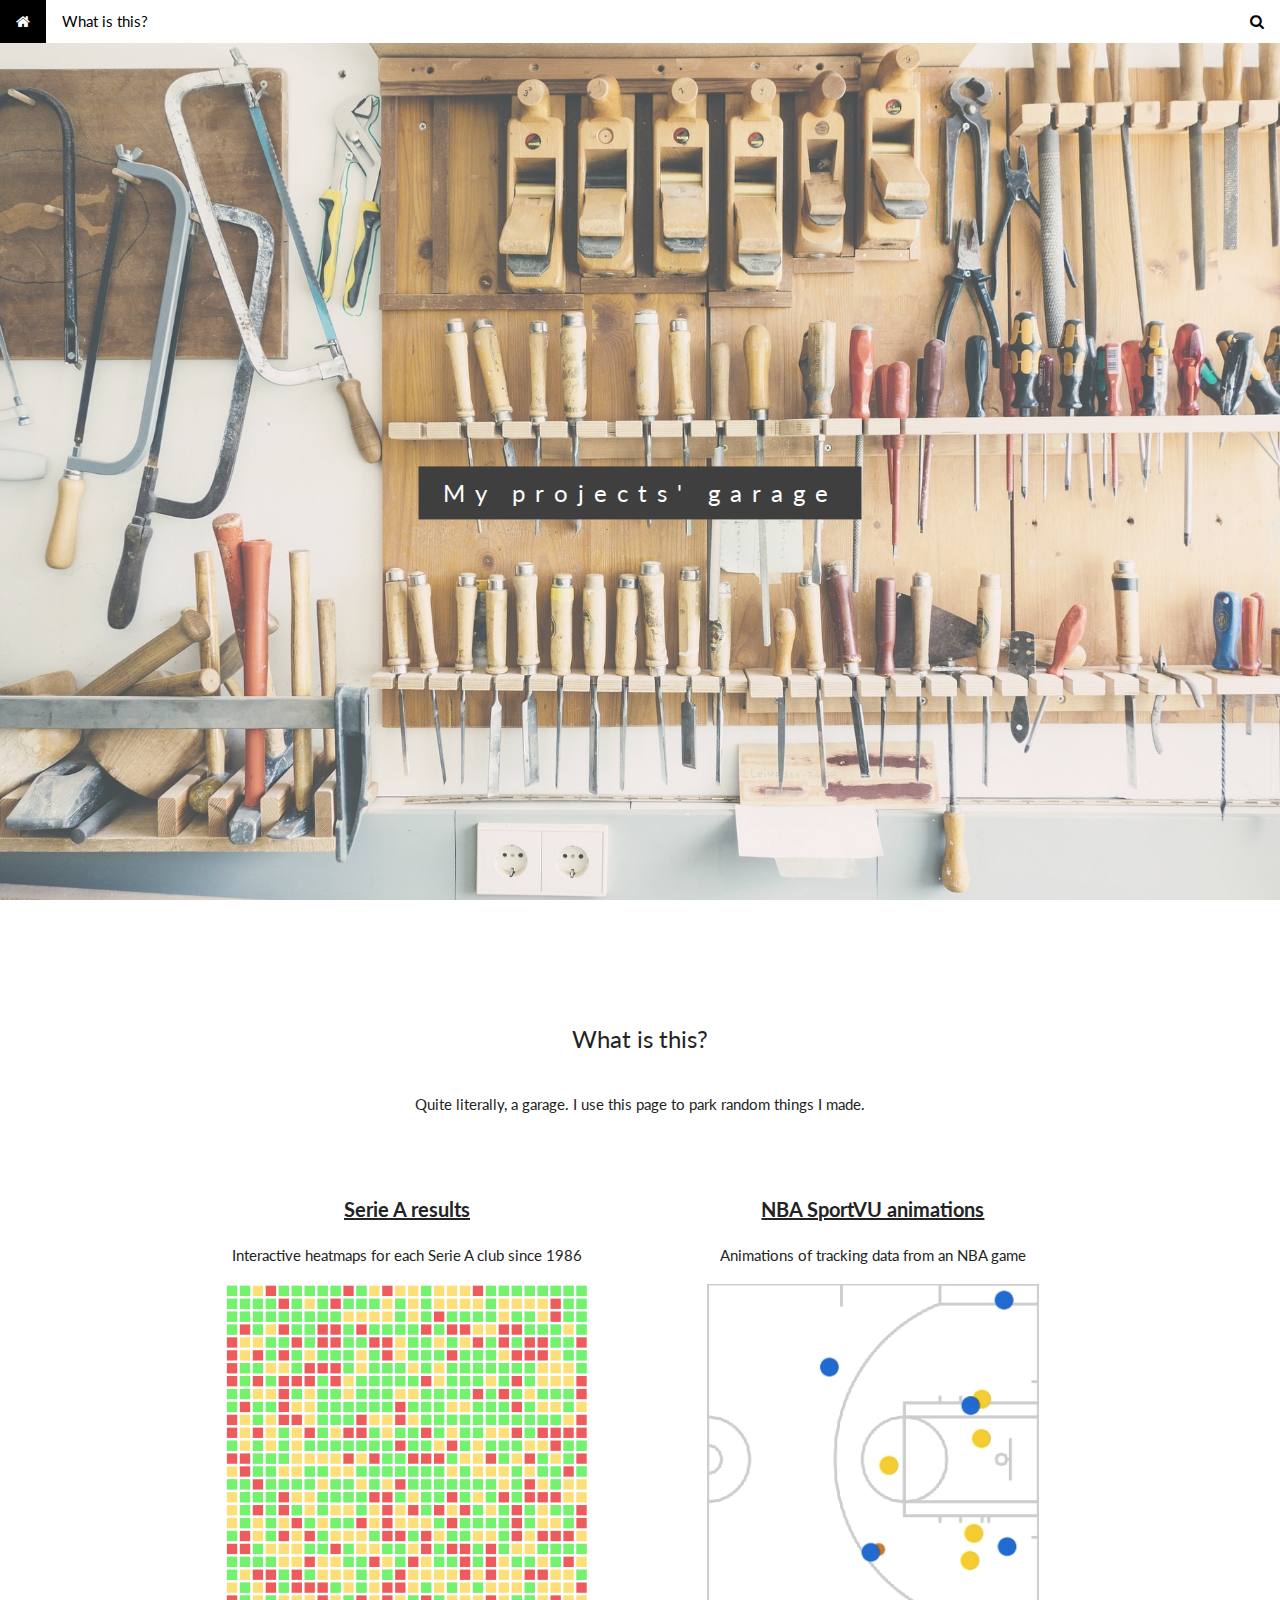
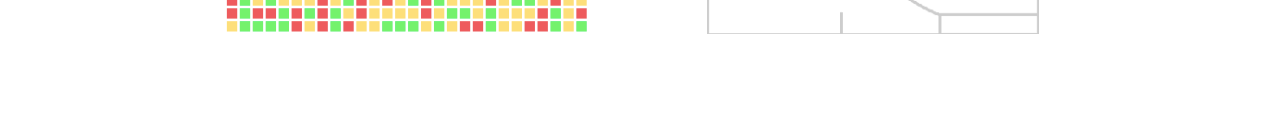
<file: index.html>
<!DOCTYPE html>
<html>
<title>ptrmoli projects' garage</title>
<meta charset="UTF-8">
<meta name="viewport" content="width=device-width, initial-scale=1">
<link rel="stylesheet" href="https://www.w3schools.com/w3css/4/w3.css">
<link rel="stylesheet" href="https://fonts.googleapis.com/css?family=Lato">
<link rel="stylesheet" href="https://cdnjs.cloudflare.com/ajax/libs/font-awesome/4.7.0/css/font-awesome.min.css">

<style>
body,h1,h2,h3,h4,h5,h6 {font-family: "Lato", sans-serif;}
body, html {
    height: 100%;
    color: #232323;
    line-height: 1.8;
}

/* Create a Parallax Effect */
.bgimg-1, .bgimg-2, .bgimg-3 {
    background-attachment: fixed;
    background-position: center;
    background-repeat: no-repeat;
    background-size: cover;
}

/* First image (Logo. Full height) */
.bgimg-1 {
    background-image: url("https://ptrmoli.github.io/assets/images/tools-690038_1920.jpg");
    min-height: 100%;
}

.w3-wide {letter-spacing: 10px;}
.w3-hover-opacity {cursor: pointer;}

/* Turn off parallax scrolling for tablets and phones */
@media only screen and (max-device-width: 1024px) {
    .bgimg-1, .bgimg-2, .bgimg-3 {
        background-attachment: scroll;
    }
}
</style>


<body>

<!-- Navbar (sit on top) -->
  <div class="w3-bar w3-white" id="myNavbar">
    <a class="w3-bar-item w3-button w3-hover-black w3-hide-medium w3-hide-large w3-right" href="javascript:void(0);" onclick="toggleFunction()" title="Toggle Navigation Menu"><i class="fa fa-bars"></i></a>
    <a href="#home" class="w3-bar-item w3-button w3-hover-black"><i class="fa fa-home"></i></a>
    <a href="#about" class="w3-bar-item w3-button w3-hide-small w3-hover-black"> What is this?</a>
    <a href="#" class="w3-bar-item w3-button w3-hide-small w3-right w3-hover-black"><i class="fa fa-search"></i></a>
  </div>

  <!-- Navbar on small screens -->
  <div id="navDemo" class="w3-bar-block w3-white w3-hide w3-hide-large w3-hide-medium">
    <a href="#about" class="w3-bar-item w3-button" onclick="toggleFunction()">What is this?</a>
  </div>

<!-- First Parallax Image with Logo Text -->
<div class="bgimg-1 w3-display-container w3-opacity-min" id="home">
  <div class="w3-display-middle" style="white-space:nowrap;">
    <span class="w3-center w3-padding-large w3-black w3-xlarge w3-wide w3-animate-opacity"> My projects' garage</span>
  </div>
</div>

<!-- Container (About Section) -->
<div class="w3-content w3-container w3-padding-64" id="about">
  <h3 class="w3-center">What is this?</h3>
  <p class="w3-center w3-padding-16">Quite literally, a garage. I use this page to park random things I made.</p>
    
    <!-- Responsive Grid. Two columns on tablets, laptops and desktops. Will stack on mobile devices/small screens -->
  <div class="w3-row-padding w3-center w3-padding-32">
    <div class="w3-col m6">
      <a href="https://ptrmoli.github.io/projects/serie-a-results"><h4 class="w3-center"><b>Serie A results</b></h4></a>
      <p class="w3-center">Interactive heatmaps for each Serie A club since 1986</p>
      <div class="w3-display-container w3-hover-opacity" style="width:100%">
      <img src="https://ptrmoli.github.io/assets/images/serie-a.png" height="350">
      <div class="w3-display-middle w3-display-hover w3-xlarge">
       <a href="https://ptrmoli.github.io/projects/serie-a-results" class="w3-btn w3-black">Check it out</a>
      </div>
      </div>
    </div>
      
    <div class="w3-col m6">
      <a href="https://ptrmoli.github.io/projects/NBA-sportVU"><h4 class="w3-center"><b>NBA SportVU animations</b></h4></a>
      <p class="w3-center">Animations of tracking data from an NBA game</p>
      <div class="w3-display-container w3-hover-opacity" style="width:100%">
      <img src="https://ptrmoli.github.io/assets/images/NBA-court.png" height="350">
      <div class="w3-display-middle w3-display-hover w3-xlarge">
       <a href="https://ptrmoli.github.io/projects/NBA-sportVU" class="w3-btn w3-black">Check it out</a>
      </div>
      </div>
    </div>
      
  </div>
</div>

</body>
</html>
</file>
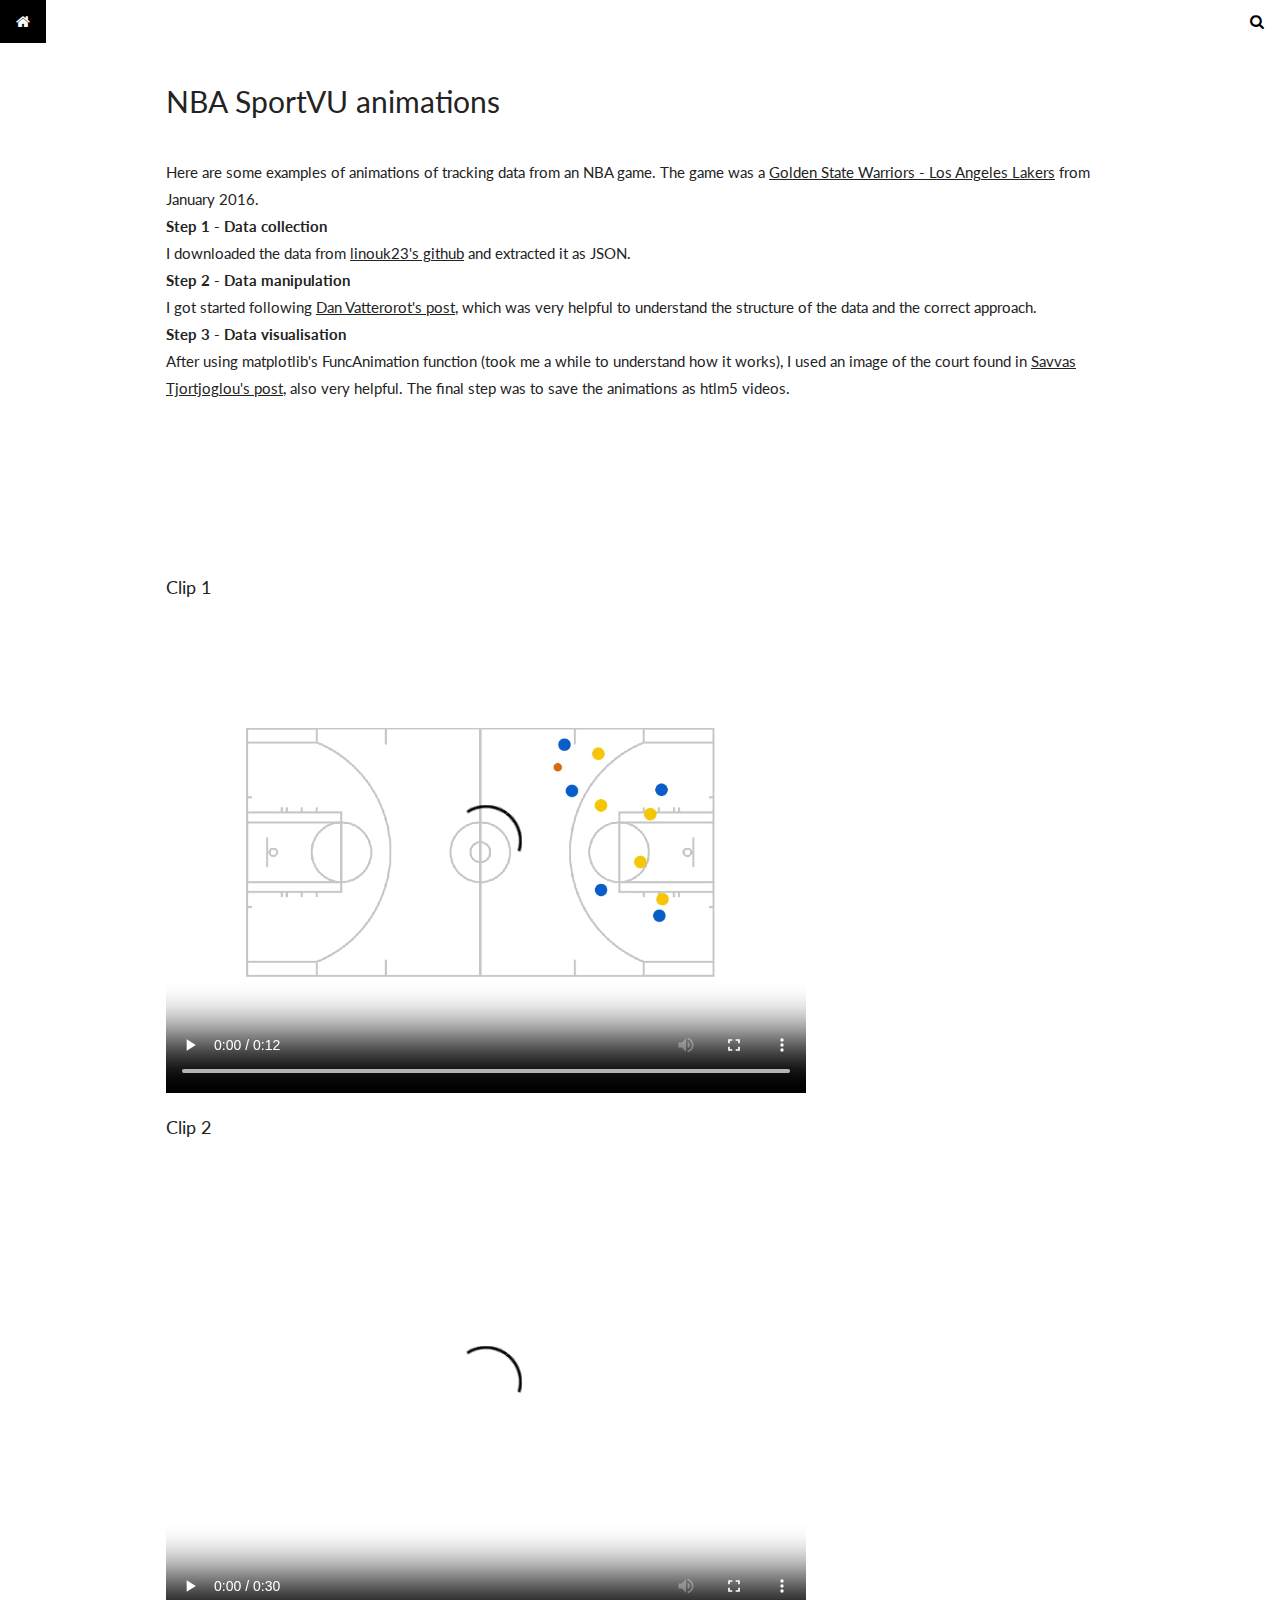
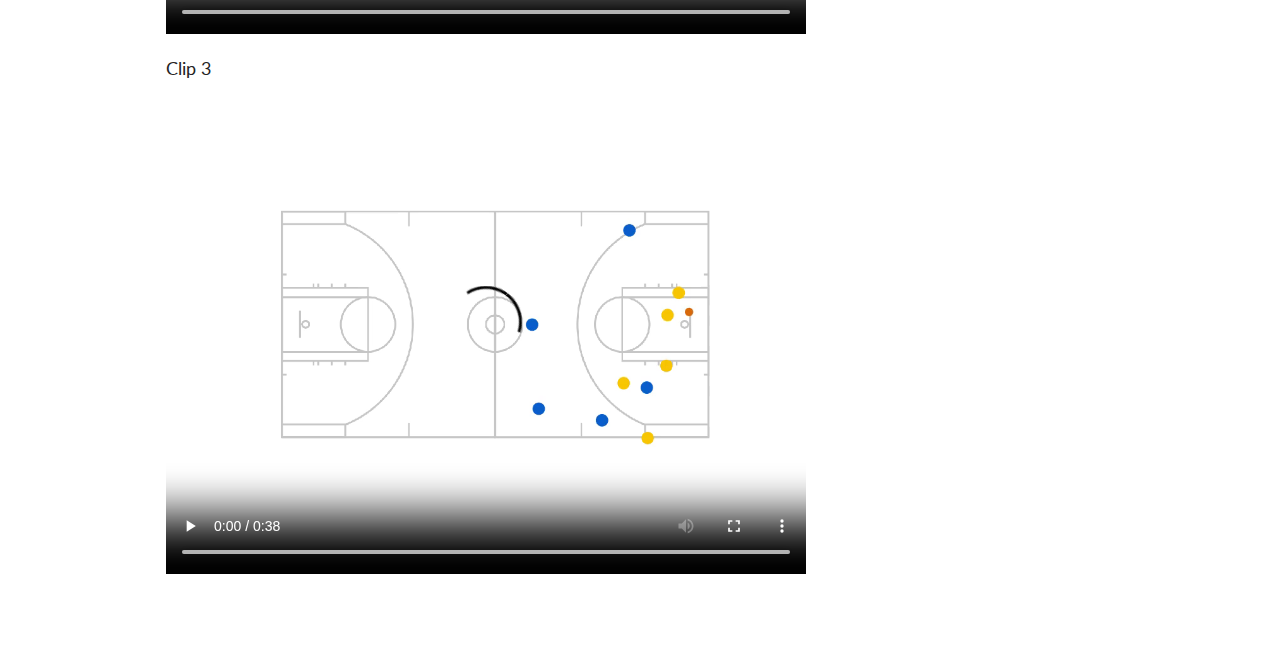
<file: projects/NBA-sportVU.html>
<!DOCTYPE html>
<html>
<title>NBA SportVU</title>
<meta charset="UTF-8">
<meta name="viewport" content="width=device-width, initial-scale=1">
<link rel="stylesheet" href="https://www.w3schools.com/w3css/4/w3.css">
<link rel="stylesheet" href="https://fonts.googleapis.com/css?family=Lato">
<link rel="stylesheet" href="https://cdnjs.cloudflare.com/ajax/libs/font-awesome/4.7.0/css/font-awesome.min.css">

<style>
body,h1,h2,h3,h4,h5,h6 {font-family: "Lato", sans-serif;}
body, html {
    height: 100%;
    color: #232323;
    line-height: 1.8;
}

</style>


<body>

<!-- Navbar (sit on top) -->
<div class="w3-top">
  <div class="w3-bar w3-white" id="myNavbar">
    <a class="w3-bar-item w3-button w3-hover-black w3-hide-medium w3-hide-large w3-right" href="javascript:void(0);" onclick="toggleFunction()" title="Toggle Navigation Menu"><i class="fa fa-bars"></i></a>
    <a href="https://ptrmoli.github.io" class="w3-bar-item w3-button w3-hover-black"><i class="fa fa-home"></i></a>
    <a href="#" class="w3-bar-item w3-button w3-hide-small w3-right w3-hover-black"><i class="fa fa-search"></i></a>
  </div>

  <!-- Navbar on small screens -->
  <div id="navDemo" class="w3-bar-block w3-white w3-hide w3-hide-large w3-hide-medium">
    <a href="https://ptrmoli.github.io" class="w3-bar-item w3-button"><i class="fa fa-home"></i></a>
  </div>
</div>


<!-- Container -->
<div class="w3-content w3-container w3-padding-64">
  <h2>NBA SportVU animations</h2>
  <p class="w3-padding-16">Here are some examples of animations of tracking data from an NBA game. The game was a <a href="http://www.nba.com/games/20160105/GSWLAL/gameinfo.html">Golden State Warriors - Los Angeles Lakers</a> from January 2016.<br>
  <b>Step 1 - Data collection</b><br>
  I downloaded the data from <a href="https://github.com/linouk23/NBA-Player-Movements/tree/master/data/2016.NBA.Raw.SportVU.Game.Logs">linouk23's github</a> and extracted it as JSON.<br>
  <b>Step 2 - Data manipulation</b><br>
  I got started following <a href="https://danvatterott.com/blog/2016/06/16/creating-videos-of-nba-action-with-sportsvu-data/">Dan Vatterorot's post</a>, which was very helpful to understand the structure of the data and the correct approach.<br>
  <b>Step 3 - Data visualisation</b><br>
  After using matplotlib's FuncAnimation function (took me a while to understand how it works), I used an image of the court found in <a href="http://savvastjortjoglou.com/nba-play-by-play-movements.html">Savvas Tjortjoglou's post</a>, also very helpful. The final step was to save the animations as htlm5 videos.</p>
</div>

    
<!-- videos -->
<div class="w3-content w3-container w3-padding-64">
<h5>Clip 1</h5>
<video width="640" height="480" controls>
  <source src="https://ptrmoli.github.io/assets/videos/clip42.mp4" type="video/mp4">
</video>
<h5>Clip 2</h5>
<video width="640" height="480" controls>
  <source src="https://ptrmoli.github.io/assets/videos/clip58.mp4" type="video/mp4">
</video>
<h5>Clip 3</h5>
<video width="640" height="480" controls>
  <source src="https://ptrmoli.github.io/assets/videos/clip89.mp4" type="video/mp4">
</video>
</div>


</body>
</html>
</file>
